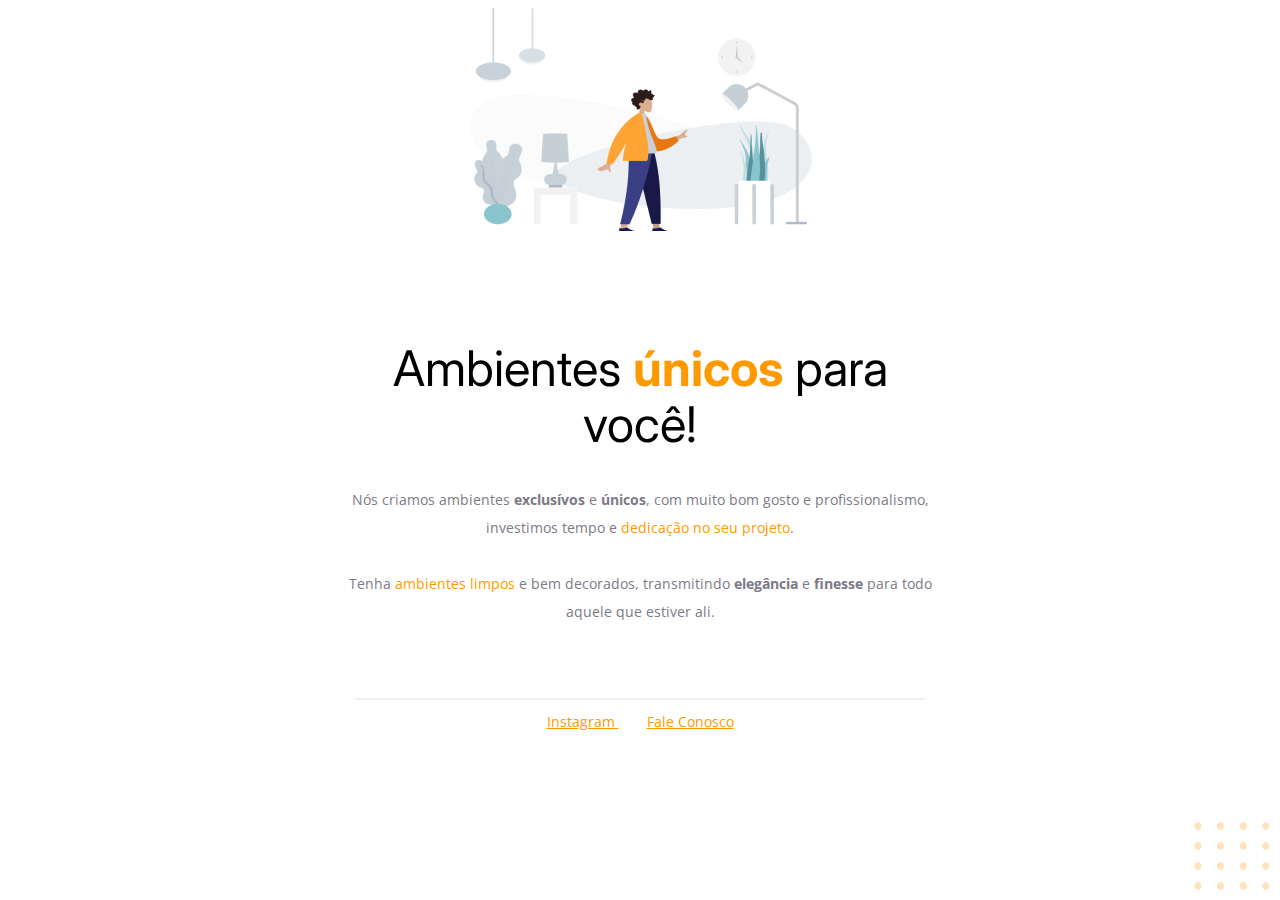
<file: projeto02-Explorer/index.html>
<!DOCTYPE html>
<html lang="pt-br">
<head>
	<link rel="preconnect" href="https://fonts.googleapis.com">
	<link rel="preconnect" href="https://fonts.gstatic.com" crossorigin>

	<meta charset="UTF-8">
	<meta name="viewport" content="width=device-width, initial-scale=1.0">
	<title>Móveis Customizados</title>
	<link 
		href="https://fonts.googleapis.com/css2?family=Inter:wght@100..900&family=Open+Sans:ital,wght@0,300..800;1,300..800&display=swap" 
		rel="stylesheet">

	<link rel="stylesheet" href="style.css">

</head>
<body>


	<div id="hero">
		<img
			src="images/img1.jpg"
			alt="Desenho de uma pessoa em uma sala com moveis">

		<h1>Ambientes <span>únicos</span> para você!</h1>
		<p>
			Nós criamos ambientes <strong>exclusívos</strong> e <strong>únicos</strong>,
			com muito bom gosto e profissionalismo, 
			investimos tempo e <span>dedicação no seu projeto</span>. 
		
			<br/>
			<br/>

			Tenha <span>ambientes limpos</span> e bem decorados,
			transmitindo <strong>elegância</strong> e <strong>finesse</strong> para
			todo aquele que estiver ali.
		</p>
	</div>
		
	<div id="footer">
		<div id="line"></div>

		<a
			target="_blank" 
			href="https://instagram.com/moveis">
			Instagram
		</a>

		<a href="gugaasousa@gmail.com">
			Fale Conosco
		</a>
	</div>

	<img
		id="balls"
		src="images/balls.svg"
		alt="Bolinhas laranjadas no canto direito inferior de tela"/>
	
</body>
</html>
</file>
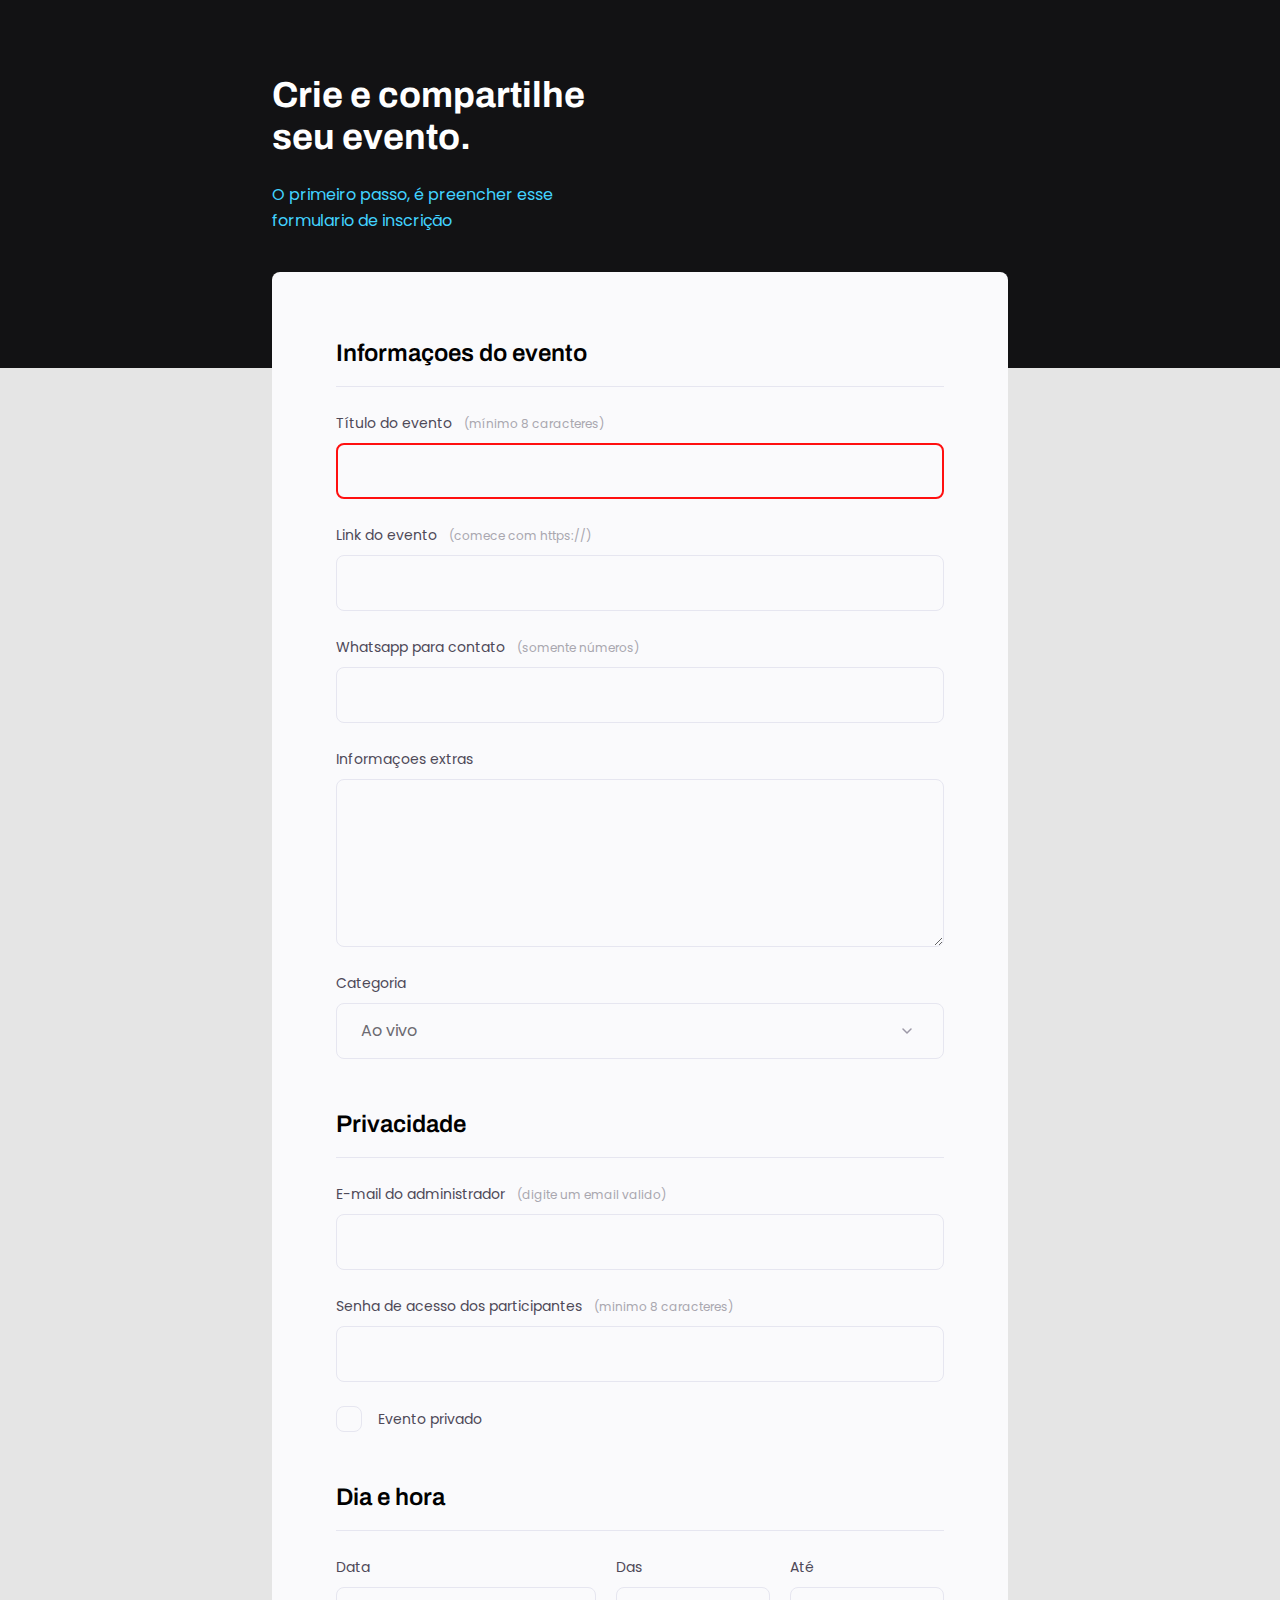
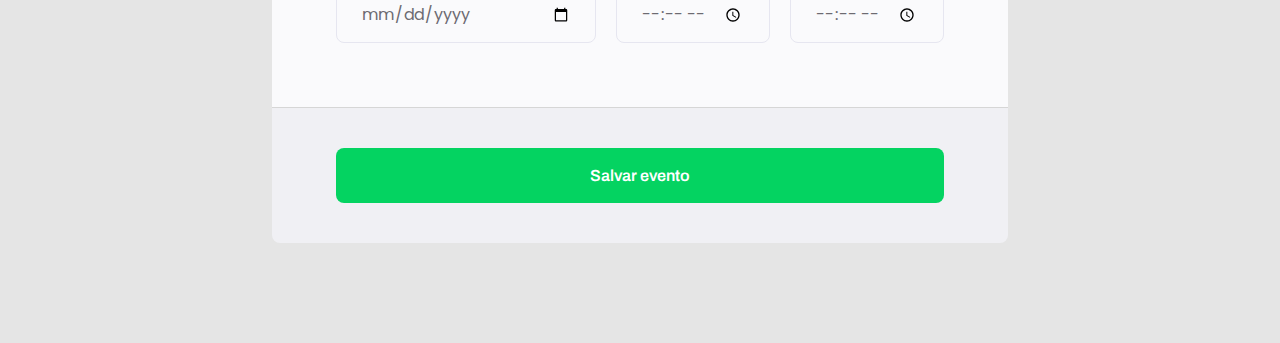
<file: projeto03-Explorer/index.html>
<!DOCTYPE html>
<html lang="pt-br">
<head>
  <link rel="preconnect" href="https://fonts.googleapis.com">
  <link rel="preconnect" href="https://fonts.gstatic.com" crossorigin>
  <meta charset="UTF-8">
  <meta name="viewport" content="width=device-width, initial-scale=1.0">
  <title>Document</title>

  <link rel="stylesheet" href="style.css">

  <link href="https://fonts.googleapis.com/css2?family=Archivo:ital,wght@0,100..900;1,100..900&family=Poppins:ital,wght@0,100;0,200;0,300;0,400;0,500;0,600;0,700;0,800;0,900;1,100;1,200;1,300;1,400;1,500;1,600;1,700;1,800;1,900&display=swap" rel="stylesheet">
</head>
<body>
  <div class="page">
    <header>
      <h1>Crie e compartilhe seu evento.</h1>
      <p>O primeiro passo, é preencher esse formulario de inscrição</p>
    </header>

    <form id="my-form">

      <fieldset>
        <div class="fieldset-wrapper">
          <legend>
            Informaçoes do evento
          </legend>
  
          <div class="input-wrapper">
            <label for="event-title">Título do evento<span>(mínimo 8 caracteres)</span></label>
            <input type="text" 
              id="event-title"
              required
              minlength="8" />
          </div>
          
          <div class="input-wrapper">
            <label for="link-title">Link do evento<span>(comece com https://)</span></label>
            <input type="url" id="link-title"/>
          </div>

          <div class="input-wrapper">
            <label for="event-whatsapp">Whatsapp para contato<span>(somente números)</span></label>
            <input type="number" id="event-whatsapp"/>
          </div>

          <div class="input-wrapper">
            <label for="event-info">Informaçoes extras</label>
            <textarea id="event-info"></textarea>
          </div>

          <div class="input-wrapper">
            <label for="event-category">Categoria</label>
            <select id="event-category">
              <option value="live">Ao vivo</option>
              <option value="podcast">Podcast</option>
              <option value="mentorship">Mentoria</option>
            </select>
          </div>

        </div>
      </fieldset>

      <fieldset>
        <div class="fieldset-wrapper">
          <legend>Privacidade</legend>

          <div class="input-wrapper">
            <label for="event-email">E-mail do administrador<span>(digite um email valido)</span></label>
            <input type="email" id="event-email"/>
          </div>
          
          <div class="input-wrapper">
            <label for="link-password">Senha de acesso dos participantes<span>(minimo 8 caracteres)</span></label>
            <input 
              type="password" 
              minlength="8"
              id="link-password" />
          </div>

          <div class="checkbox-wrapper">
            <label for="link-private">Evento privado</label>
            <input type="checkbox" id="link-private"/>
          </div>
        </div>

      </fieldset>

      <fieldset>
        <div class="fieldset-wrapper">
          <legend>Dia e hora</legend>

          <div class="col-3">
            <div class="input-wrapper">
              <label for="event-date">Data</label>
              <input type="date" id="event-date">
            </div>
            
            <div class="input-wrapper">
              <label for="event-begin">Das</label>
              <input type="time" id="event-begin">
            </div>
  
            <div class="input-wrapper">
              <label for="event-end">Até</label>
              <input type="time" id="event-end">
            </div>
          </div>
        </div>

      </fieldset>

    </form>
    <footer>
      <input class="button"
      form="my-form"
      type="submit"
      value="Salvar evento">
    </footer> 
  </div>
</body>
</html>
</file>
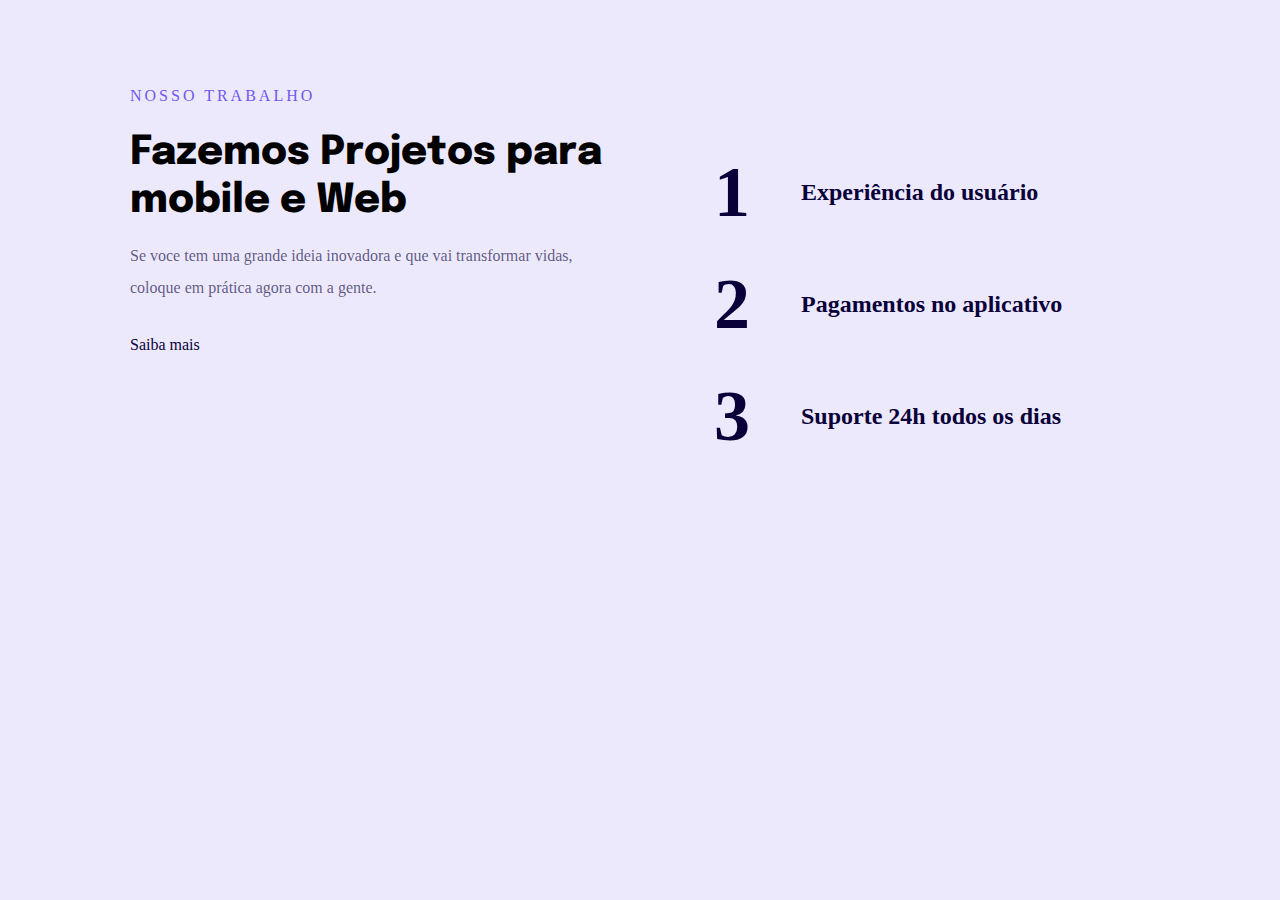
<file: projeto04-Explorer/index.html>
<!DOCTYPE html>
<html lang="pt-br">
<head>
  <link href="https://fonts.googleapis.com/css2?family=Epilogue:ital,wght@0,100..900;1,100..900&display=swap" rel="stylesheet">

  <meta charset="UTF-8">
  <meta name="viewport" content="width=device-width, initial-scale=1.0">
  <title>Introdução à responsividade</title>

  <link rel="stylesheet" href="style.css">

  <link rel="preconnect" href="https://fonts.googleapis.com">
  <link rel="preconnect" href="https://fonts.gstatic.com" crossorigin>
</head>
<body>
  <main>
    <div>
      <p>Nosso Trabalho</p>

      <h1>
        Fazemos Projetos para mobile e Web
      </h1>

      <p>
        Se voce tem uma grande ideia inovadora
        e que vai transformar vidas, coloque em
        prática agora com a gente.
      </p>

      <a href="#">Saiba mais</a>
    </div>
    
    <ul>
      <li><span>1</span>Experiência do usuário</li>
      <li><span>2</span>Pagamentos no aplicativo</li>
      <li><span>3</span>Suporte 24h todos os dias</li>
    </ul>
  </main>
</body> 
</html>
</file>
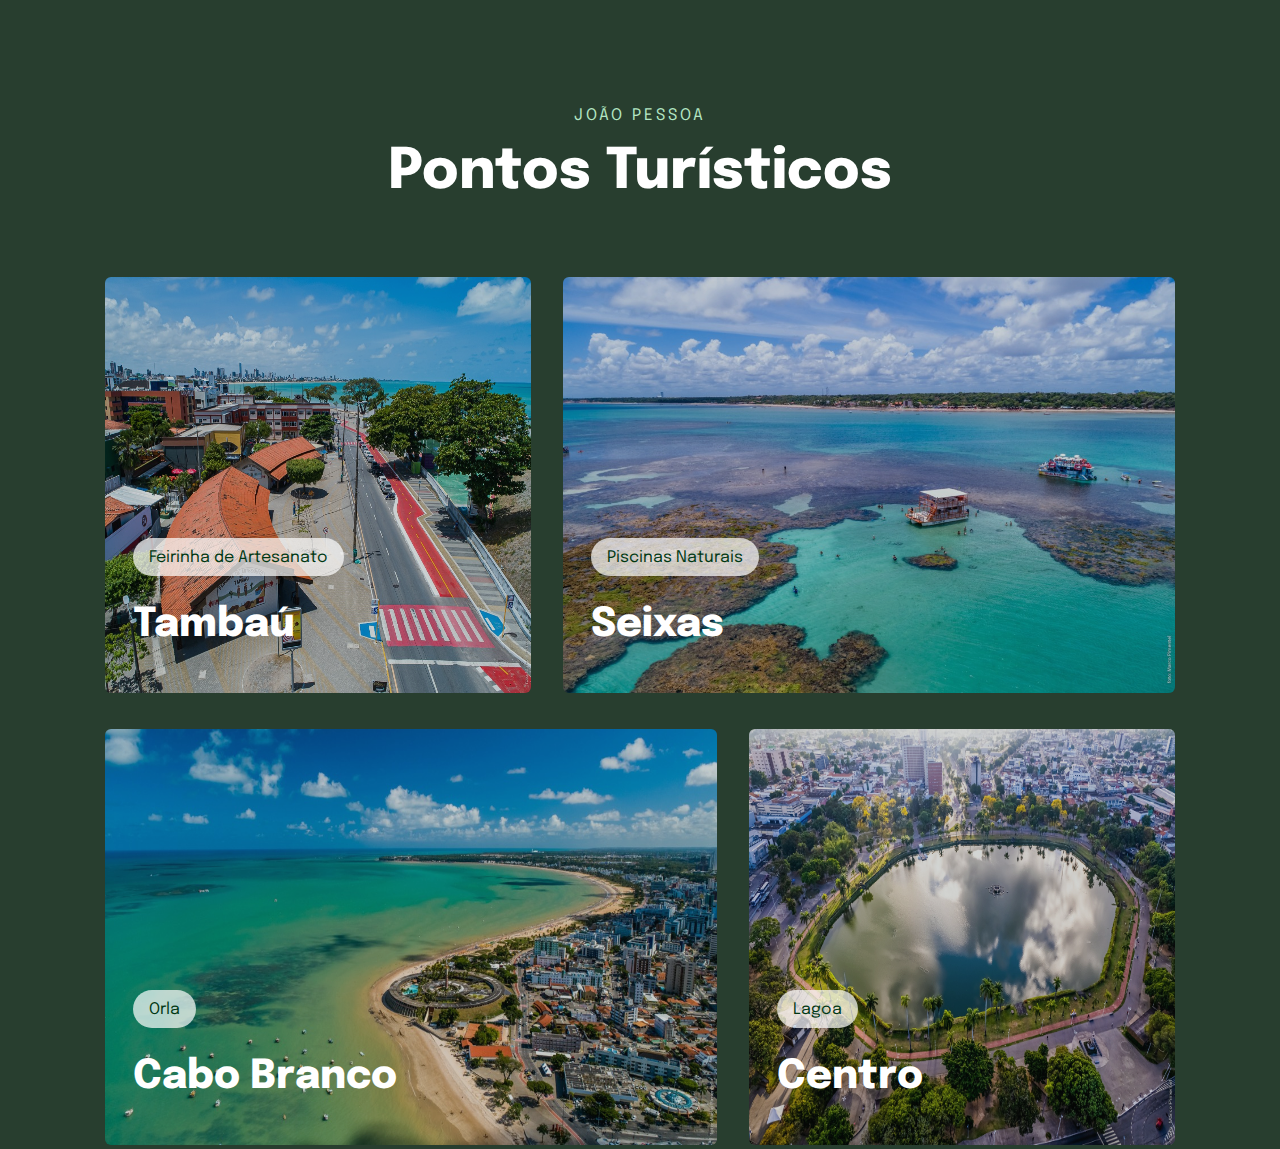
<file: projeto05-Explorer/index.html>
<!DOCTYPE html>
<html lang="en">
<head>
  <link rel="preconnect" href="https://fonts.googleapis.com">
  <link rel="preconnect" href="https://fonts.gstatic.com" crossorigin>
  
  <meta charset="UTF-8">
  <meta name="viewport" content="width=device-width, initial-scale=1.0">
  <title>Componente Trabalhos</title>

  <link rel="stylesheet" href="style.css">

  <link href="https://fonts.googleapis.com/css2?family=Epilogue:ital,wght@0,100..900;1,100..900&display=swap" rel="stylesheet">
</head>
<body>
  <div class="page">
    <header>
      <p>João Pessoa</p>
      <h1>Pontos Turísticos</h1>
    </header>
  
    <main>
      <div class="card">
        <img src="images/feira.jpg" alt="">
        <h2><span>Feirinha de Artesanato</span>Tambaú</h2>
      </div>
      <div class="card">
        <img src="images/piscinas.jpg" alt="">
        <h2><span>Piscinas Naturais</span>Seixas</h2>
      </div>
      <div class="card">
        <img src="images/orla.jpg" alt="">
        <h2><span>Orla</span>Cabo Branco</h2>
      </div>
      <div class="card">
        <img src="images/lagoa.jpg" alt="">
        <h2><span>Lagoa</span>Centro</h2>
      </div>
    </main>
  </div>
</body>
</html>
</file>
<file: projeto02-Explorer/style.css>
body {
  font-family: "Open Sans", sans-serif;

  text-align: center;
}

#hero {
  width: 592px;
  margin: 0 auto 72px;
}

#hero img {
  margin-bottom: 72px;
}

h1 {
  font-family: "Inter", sans-serif;
  font-size: 49px;
  line-height: 56px;
  font-weight: normal;
}

h1 span {
  font-weight: bold;
}

span, a {
  color: #FF9900;
}

p, #footer {
  color: #7D7987;
  font-size: 14px;
  line-height: 28px;
}

#footer a + a {
  margin-left: 28px;
}

#footer #line {
  width: 568px;
  height: 0px;

  margin: 0 auto 8px;

  border: 1px solid #ECEFF2;
}

#balls {
  position: fixed;
  bottom: 0px;
  right: 0px;
}
</file>
<file: projeto03-Explorer/style.css>
* {
  margin: 0;
  padding: 0;
  box-sizing: border-box;
}

body, input, select, textarea {
  font-family: 'Poppins', sans-serif;
}

body {
  background: #E5E5E5;
}

body::before {
  content: '';
  width: 100%;
  height: 368px;

  position: absolute;
  top: 0;
  left: 0;
  z-index: -1;
  background: #121214;
}

.page {
  width: 736px;
  margin: auto;
}

header {
  width: 319px;

  margin-top: 74px;
}

header h1 {
  font-family: 'Archivo', sans-serif;
  font-weight: bold;
  font-size: 36px;
  line-height: 42px;
  color: white;

  margin-bottom: 24px;
}

header p {
  font-size: 16px;
  line-height: 26px;

  color: #42D3FF;
}

form {
  margin-top: 38px;
  background: #FAFAFC;
  border-radius: 8px 8px 0px 0px;
  min-height: 300px;

  padding: 64px;

  display: flex;
  flex-direction: column;
  gap: 48px;
}

fieldset {
  border: none;
}

.fieldset-wrapper {
  display: flex;
  flex-direction: column;
  gap: 24px;
}

fieldset legend {
  font-family: 'Archivo', sans-serif;
  font-weight: 600;
  font-size: 24px;
  line-height: 34px;

  width: 100%;

  border-bottom: 1px solid #E6E6F0;
  padding-bottom: 16px;
}

.input-wrapper {
  display: flex;
  flex-direction: column;
}

.input-wrapper label,
.checkbox-wrapper label {
  font-size: 14px;
  line-height: 24px;

  color: #4E4958;

  margin-bottom: 8px;
}

.input-wrapper label span {
  margin-left: 12px;

  font-size: 12px;
  line-height: 20px;
  
  color: #a9a7af;
}

.input-wrapper label span:hover {
  color: #6c6a71;
}

.input-wrapper input, 
.input-wrapper textarea,
.input-wrapper select {
  background: #FAFAFC;

  border: 1px solid #E6E6F0;
  border-radius: 8px;
  
  height: 56px;

  padding: 0 24px;

  font-size: 16px;
  line-height: 26px;

  color: #6c6a71;
}

.input-wrapper textarea {
  padding: 0;
  height: 168px;
}

.input-wrapper select {
  appearance: none;
  -webkit-appearance: none;

  background-image: url("data:image/svg+xml,%3Csvg width='24' height='24' viewBox='0 0 24 24' fill='none' xmlns='http://www.w3.org/2000/svg'%3E%3Cpath d='M8 10L12 14L16 10' stroke='%239C98A6' stroke-width='1.5' stroke-linecap='round' stroke-linejoin='round'/%3E%3C/svg%3E%0A");
  background-repeat: no-repeat;
  background-position: right 24px top 50%;
}

.col-3 {
  display: flex;
  gap: 20px;
}

.col-3 > div:nth-child(1) {
  width: 100%;
}

.checkbox-wrapper {
  position: relative;
}

.checkbox-wrapper label {
  display:flex;
  align-items: center;
  gap: 16px;

  margin: 0;
}

.checkbox-wrapper input {
  position: absolute;
  top:0;
  left: 0;
  width: 24px;
  height: 24px;

  opacity: 0;
}

.checkbox-wrapper label::before {
  content: '';
  width: 24px;
  height: 24px;
  display: block;

  border: 1px solid #E6E6F0;
  border-radius: 8px;
}

.checkbox-wrapper input:checked + label::before {
  background-image: url("data:image/svg+xml,%3Csvg width='24' height='24' viewBox='0 0 24 24' fill='none' xmlns='http://www.w3.org/2000/svg'%3E%3Cpath d='M9.00016 16.1698L4.83016 11.9998L3.41016 13.4098L9.00016 18.9998L21.0002 6.99984L19.5902 5.58984L9.00016 16.1698Z' fill='%2342D3FF'/%3E%3C/svg%3E%0A");
}

.checkbox-wrapper input:focus + label::before {
  outline: 2px solid black;
}

footer {
  background: #F0F0F4;
  height: 136px;

  display: flex;
  flex-direction: column;

  padding: 40px 64px;

  margin-bottom: 100px;

  border-top: 1px solid #D6D6D6;
  border-radius: 0px 0px 8px 8px;
}

footer .button {
  height: 56px;
  background: #04D361;
  border: none;
  border-radius: 8px;

  font-family: 'Archivo';

  font-weight: 600;
  font-size: 16px;
  line-height: 26px;
 
  color: white;
  
}

footer .button:hover {
  background: #03ae50;
  cursor: pointer;
}

input:invalid {
  border: 2px solid #FF1010;
}
</file>
<file: projeto04-Explorer/style.css>
* {
  padding: 0;
  margin: 0;
  box-sizing: border-box;
}

body {
  background: #ECE9FD;
  padding: 60px 23px 66px;
  font-size: 16px;
}

main {
  max-width: 330px;
  margin: 0 auto;
}

main p:first-child {
  letter-spacing: 3px;
  font-style: normal;
  /* font-weight: bold; */
  text-transform: uppercase;
  color: #7158Ef;
  margin-bottom: 17px;
  line-height: 32px;

}

h1 {
  font-family: "Epilogue", sans-serif;
  line-height: 48px;
  font-size: 40px;
  margin-bottom: 15px;
  font-weight: 800;
}

h1 + p {
  color: rgba(10, 0, 57, 0.64);
  line-height: 32px;
  margin-bottom: 32px;
}

a {
  text-decoration: none;
  color: #090039;
}

a:hover {
  color: #3821ba;
}

ul {
  list-style: none;
  margin-top: 72px;
}

ul li span {
  font-weight: 800;
  font-size: 72px;
  line-height: 80px;
  letter-spacing: -2px;
  color: #090039;
}

ul li {
  font-weight: 700;
  font-size: 24px;
  line-height: 32px;
  color: #090039;

  display: flex;
  
  max-width: 257px;

  gap: 38px;
}

ul li + li {
  margin-top: 32px;
}

/* media queries */
@media (min-width: 769px) {
  body {
    padding: 80px;
  }
  main {
    max-width: 1020px;
    display: flex;
    gap: 100px;
  }
  main > div {
    max-width: 484px;
  }
  ul li {
    gap: 53px;
    max-width: 450px;
    align-items: center;
  }
}
</file>
<file: projeto05-Explorer/style.css>
* {
  margin: 0;
  padding: 0;
  box-sizing: border-box;
}

:root {
  --ff-heading: "Epilogue", sans-serif;
  --ff-texting: "Open sans", sans-serif;

  --hue: 500;
  --bg-primary: hsl(var(--hue), 22%, 20%);
  --fc-primary: hsl(var(--hue), 0%, 100%);
  --fc-primary-a: hsla(var(--hue), 0%, 100%, 70%);
  --fc-secondary: hsl(var(--hue), 50%, 80%);
  --fc-secondary-dark: hsl(var(--hue), 100%, 11%);

  font-size: 62.5%;
  --fs-body: 1.6rem;
  --fs-heading: clamp(4rem, 1rem + 5vw, 5.6rem);
  --fs-heading-sm: clamp(3rem, 0.5rem + 3vw, 4rem);
}

body {
  font-family: var(--ff-texting);

  background-color: var(--bg-primary);
  color: var(--fc-primary);

  font-size: var(--fs-body);
}

.page {
  max-width: 33rem;

  margin: 0 auto;
}


@media (min-width: 930px) {
  .page {
    max-width: 117rem;
    padding: 0 5rem;
  }

  main {
    grid-template-areas: "A B B"
    "C C D";
  }

  main div:nth-child(1) {
    grid-area: A;
  }

  main div:nth-child(2) {
    grid-area: B;
  }

  main div:nth-child(3) {
    grid-area: C;
  }

  main div:nth-child(4) {
    grid-area: D;
  }
}

img {
  width: 100%;
}

header {
  margin: 10rem 0 8rem;
  font-family: var(--ff-heading);

  text-align: center;
}

header p {
  color: var(--fc-secondary);
  text-transform: uppercase;

  line-height: 3.2rem;
  letter-spacing: 3px;

  font-weight: 400;

  margin-bottom: 1.7rem;

  animation: leftright 700ms;
}

header h1 {
  font-weight: 800;
  font-size: var(--fs-heading);
  line-height: 4.8rem;

  animation: rightleft 700ms 200ms;
}

main {
  display: grid;
  gap: 3.2rem;

  animation: topdown 700ms 400ms;
}

.card {
  position: relative;

  font-family: var(--ff-heading);
}

.card img {
  height: 41.6rem;
  object-fit: fill;

  border-radius: 6px;

  transition: all 200ms;

  opacity: 0.9;

  filter: brightness(0.9);
}

.card img:hover {
  transform: scale(1.1);
  
  opacity: 1;

  filter: brightness(1);
}

.card h2 {
  position: absolute;
  bottom: 5.2rem;
  left: 2.8rem;

  font-size: var(--fs-heading-sm);
  font-weight: 800;
  display: flex;
  flex-direction: column;
  gap: 2.8rem;
}

.card h2 span {
  border-radius: 2rem;
  background-color: var(--fc-primary-a);
  font-size: var(--fs-body);
  font-weight: 400;
  color: var(--fc-secondary-dark);
  padding: 0 1.6rem;
  height: 3.8rem;
  width: fit-content;

  display: inline-flex;
  align-items: center;
}


@keyframes topdown {
  0% {
    opacity: 0;
    transform: translateY(-15px);
  }

  100% {
    opacity: 1;
    transform: translateY(0);
  }
}

@keyframes leftright {
  0% {
    opacity: 0;
    transform: translateX(-15px);
  }

  100% {
    opacity: 1;
    transform: translateX(0);
  }
}

@keyframes rightleft {
  0% {
    opacity: 0;
    transform: translateX(15px);
  }

  100% {
    opacity: 1;
    transform: translateX(0);
  }
}
</file>
